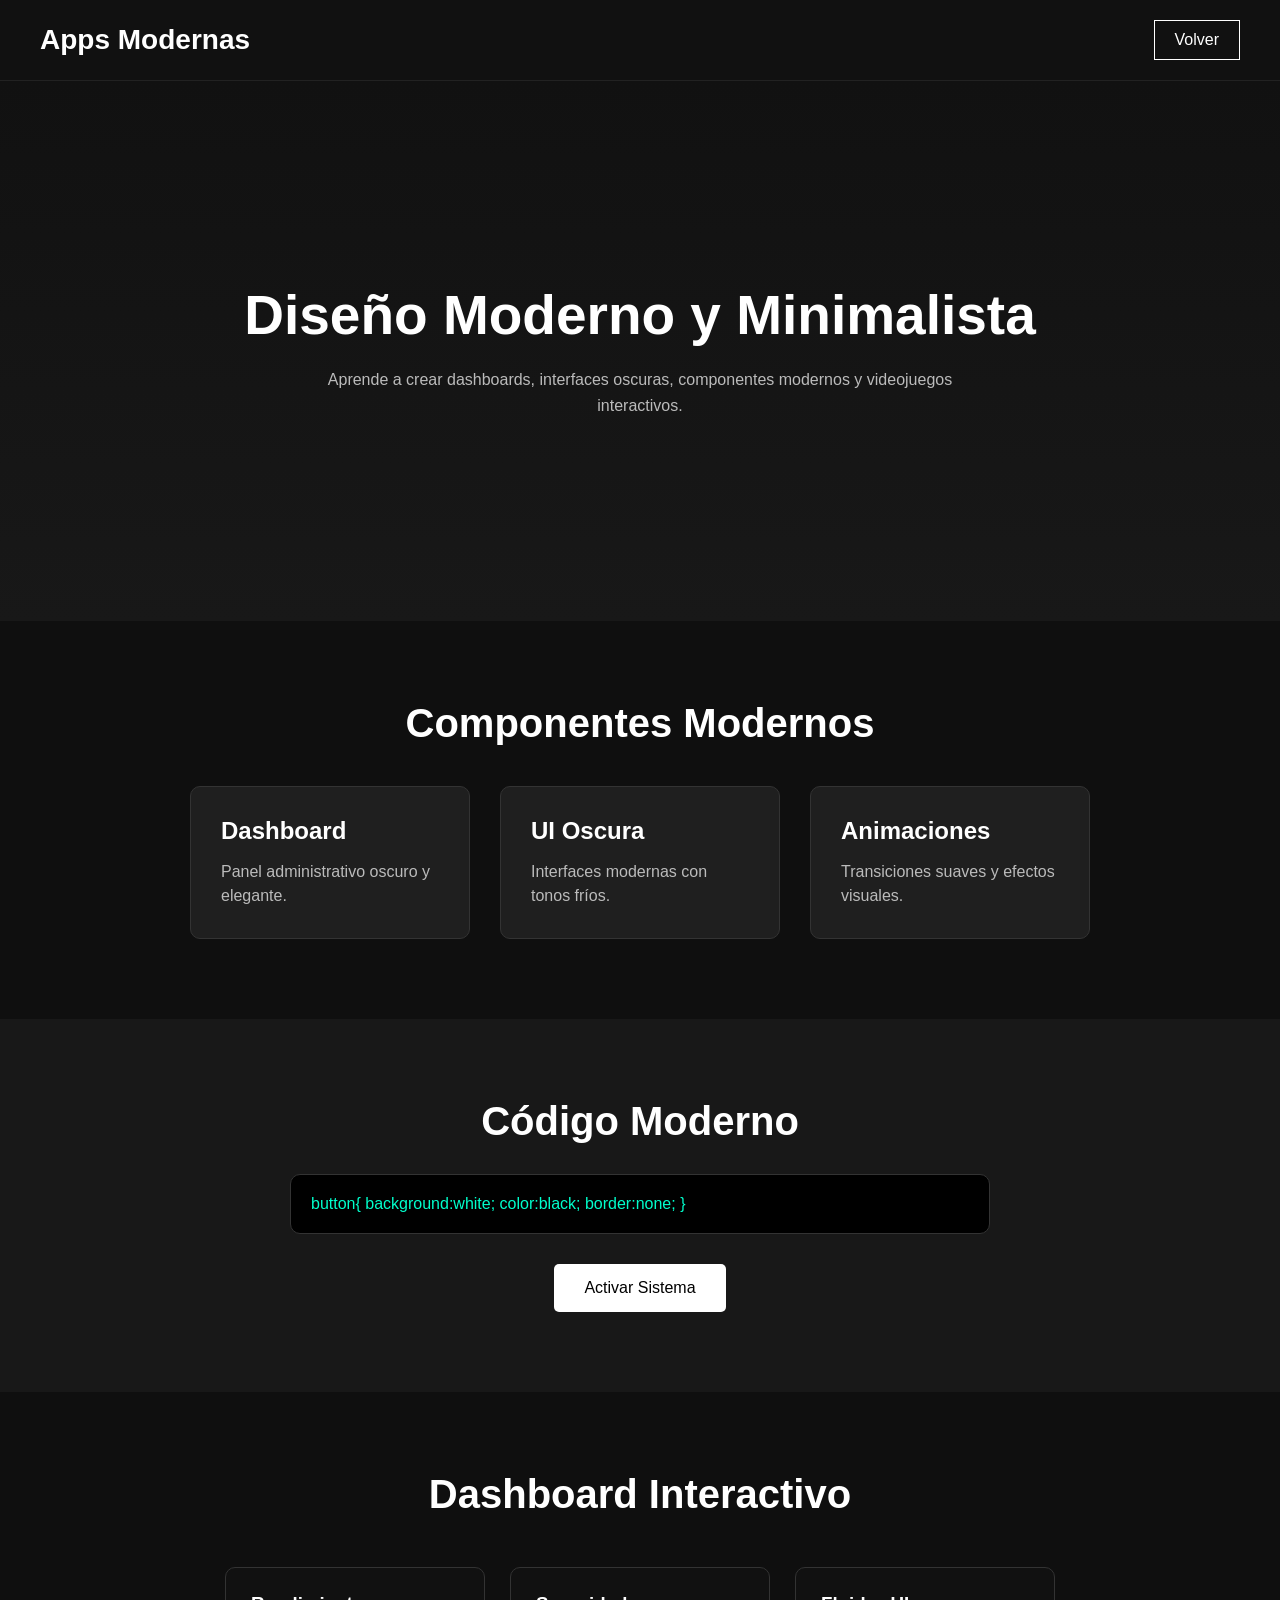
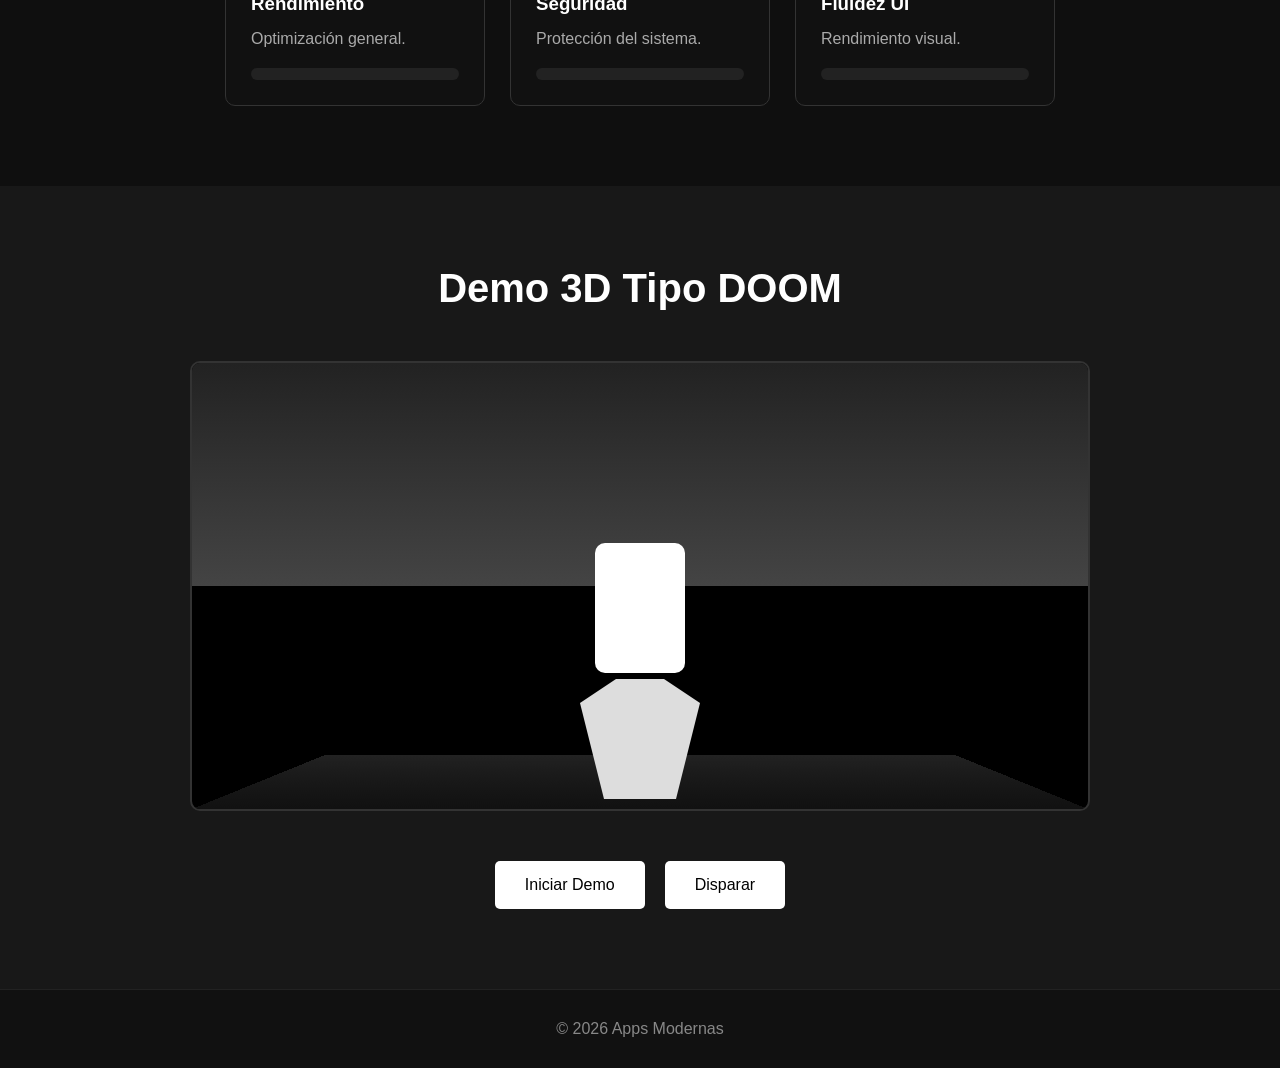
<file: app.HTML>
<!DOCTYPE html>
<html lang="es">
<head>
<meta charset="UTF-8">
<meta name="viewport" content="width=device-width, initial-scale=1.0">

<title>Apps Modernas</title>

<style>

*{
    margin:0;
    padding:0;
    box-sizing:border-box;
    font-family:Arial, Helvetica, sans-serif;
}

body{
    background:#0f0f0f;
    color:white;
    overflow-x:hidden;
}

/* HEADER */

header{
    width:100%;
    display:flex;
    justify-content:space-between;
    align-items:center;
    padding:20px 40px;
    background:#111;
    border-bottom:1px solid #222;
    position:sticky;
    top:0;
    z-index:1000;
}

header h1{
    font-size:28px;
}

header a{
    text-decoration:none;
    color:white;
    border:1px solid white;
    padding:10px 20px;
    transition:0.3s;
}

header a:hover{
    background:white;
    color:black;
}

/* HERO */

.hero{
    min-height:60vh;
    display:flex;
    flex-direction:column;
    justify-content:center;
    align-items:center;
    text-align:center;
    padding:40px 20px;
    background:linear-gradient(to bottom,#111,#181818);
}

.hero h2{
    font-size:55px;
    margin-bottom:20px;
}

.hero p{
    color:#bbb;
    max-width:700px;
    line-height:1.6;
}

/* SECTION */

.app-section{
    padding:80px 40px;
}

.dark{
    background:#181818;
}

.section-title{
    text-align:center;
    font-size:40px;
    margin-bottom:20px;
}

/* CARDS */

.cards{
    display:flex;
    justify-content:center;
    flex-wrap:wrap;
    gap:30px;
    margin-top:40px;
}

.card{
    width:280px;
    background:#1f1f1f;
    border:1px solid #333;
    padding:30px;
    border-radius:10px;
    transition:0.3s;
}

.card:hover{
    transform:translateY(-8px);
    border-color:white;
}

.card h4{
    font-size:24px;
    margin-bottom:15px;
}

.card p{
    color:#bbb;
    line-height:1.5;
}

/* CODE */

.code-box{
    max-width:700px;
    margin:30px auto;
    background:black;
    border:1px solid #333;
    padding:20px;
    overflow:auto;
    color:#00ffcc;
    border-radius:10px;
}

/* BUTTON */

.center{
    text-align:center;
}

button{
    padding:15px 30px;
    border:none;
    background:white;
    color:black;
    cursor:pointer;
    font-size:16px;
    transition:0.3s;
    border-radius:5px;
}

button:hover{
    opacity:0.8;
    transform:scale(1.03);
}

/* DASHBOARD */

.demo-ui{
    display:flex;
    justify-content:center;
    flex-wrap:wrap;
    gap:25px;
    margin-top:50px;
}

.demo-box{
    width:260px;
    background:#111;
    border:1px solid #333;
    padding:25px;
    border-radius:10px;
    transition:0.3s;
}

.demo-box:hover{
    transform:translateY(-5px);
    border-color:white;
}

.demo-box h3{
    margin-bottom:15px;
}

.demo-box p{
    color:#aaa;
    margin-bottom:20px;
}

.progress-bar{
    width:100%;
    height:12px;
    background:#222;
    border-radius:20px;
    overflow:hidden;
}

.progress{
    width:0%;
    height:100%;
    background:white;
    transition:1.2s;
}

/* NOTIFICATION */

.notification{
    position:fixed;
    right:30px;
    bottom:30px;
    background:white;
    color:black;
    padding:20px 25px;
    border-radius:10px;
    font-weight:bold;
    transform:translateX(400px);
    transition:0.5s;
    z-index:2000;
}

.notification.show{
    transform:translateX(0);
}

/* DOOM DEMO */

.doom-container{
    width:900px;
    max-width:100%;
    height:450px;
    margin:50px auto;
    background:black;
    position:relative;
    overflow:hidden;
    border:2px solid #333;
    border-radius:10px;
}

.sky{
    position:absolute;
    width:100%;
    height:50%;
    background:linear-gradient(to bottom,#222,#444);
}

.floor{
    position:absolute;
    bottom:0;
    width:100%;
    height:50%;
    background:linear-gradient(to top,#111,#222);
    transform:perspective(500px) rotateX(70deg);
    transform-origin:bottom;
}

.enemy{
    position:absolute;
    width:90px;
    height:130px;
    background:white;
    left:50%;
    top:180px;
    transform:translateX(-50%);
    border-radius:10px;
    transition:0.2s;
}

.weapon{
    position:absolute;
    bottom:10px;
    left:50%;
    transform:translateX(-50%);
    width:120px;
    height:120px;
    background:#ddd;
    clip-path:polygon(
        20% 100%,
        80% 100%,
        100% 20%,
        70% 0,
        30% 0,
        0 20%
    );
}

.crosshair{
    position:absolute;
    width:30px;
    height:30px;
    left:50%;
    top:50%;
    transform:translate(-50%,-50%);
}

.crosshair::before,
.crosshair::after{
    content:'';
    position:absolute;
    background:white;
}

.crosshair::before{
    width:2px;
    height:30px;
    left:14px;
}

.crosshair::after{
    width:30px;
    height:2px;
    top:14px;
}

.controls{
    display:flex;
    justify-content:center;
    gap:20px;
    flex-wrap:wrap;
    margin-top:30px;
}

/* FOOTER */

footer{
    padding:30px;
    text-align:center;
    background:#111;
    border-top:1px solid #222;
    color:#888;
}

/* RESPONSIVE */

@media(max-width:768px){

    header{
        flex-direction:column;
        gap:20px;
    }

    .hero h2{
        font-size:38px;
    }

    .section-title{
        font-size:32px;
    }

    .app-section{
        padding:70px 20px;
    }

}

</style>
</head>
<body>

<header>

    <h1>
        Apps Modernas
    </h1>

    <a href="index.html">
        Volver
    </a>

</header>

<!-- HERO -->

<section class="hero">

    <h2>
        Diseño Moderno y Minimalista
    </h2>

    <p>
        Aprende a crear dashboards, interfaces oscuras,
        componentes modernos y videojuegos interactivos.
    </p>

</section>

<!-- CARDS -->

<section class="app-section">

    <h2 class="section-title">
        Componentes Modernos
    </h2>

    <div class="cards">

        <div class="card">

            <h4>
                Dashboard
            </h4>

            <p>
                Panel administrativo oscuro y elegante.
            </p>

        </div>

        <div class="card">

            <h4>
                UI Oscura
            </h4>

            <p>
                Interfaces modernas con tonos fríos.
            </p>

        </div>

        <div class="card">

            <h4>
                Animaciones
            </h4>

            <p>
                Transiciones suaves y efectos visuales.
            </p>

        </div>

    </div>

</section>

<!-- CODE -->

<section class="app-section dark">

    <h2 class="section-title">
        Código Moderno
    </h2>

<div class="code-box">
button{
    background:white;
    color:black;
    border:none;
}
</div>

<div class="center">

    <button id="appBtn">
        Activar Sistema
    </button>

</div>

</section>

<!-- DASHBOARD -->

<section class="app-section">

    <h2 class="section-title">
        Dashboard Interactivo
    </h2>

    <div class="demo-ui">

        <div class="demo-box">

            <h3>
                Rendimiento
            </h3>

            <p>
                Optimización general.
            </p>

            <div class="progress-bar">

                <div class="progress" id="progress1"></div>

            </div>

        </div>

        <div class="demo-box">

            <h3>
                Seguridad
            </h3>

            <p>
                Protección del sistema.
            </p>

            <div class="progress-bar">

                <div class="progress" id="progress2"></div>

            </div>

        </div>

        <div class="demo-box">

            <h3>
                Fluidez UI
            </h3>

            <p>
                Rendimiento visual.
            </p>

            <div class="progress-bar">

                <div class="progress" id="progress3"></div>

            </div>

        </div>

    </div>

</section>

<!-- DOOM -->

<section class="app-section dark">

    <h2 class="section-title">
        Demo 3D Tipo DOOM
    </h2>

    <div class="doom-container">

        <div class="sky"></div>

        <div class="floor"></div>

        <div class="enemy" id="enemy"></div>

        <div class="weapon"></div>

        <div class="crosshair"></div>

    </div>

    <div class="controls">

        <button id="startDoom">
            Iniciar Demo
        </button>

        <button id="shootBtn">
            Disparar
        </button>

    </div>

</section>

<!-- NOTIFICATION -->

<div class="notification" id="notification">

    Sistema Activado

</div>

<footer>

    © 2026 Apps Modernas

</footer>

<script>

/* =========================
   DASHBOARD
========================= */

const appBtn =
document.getElementById("appBtn");

const notification =
document.getElementById("notification");

appBtn.addEventListener("click", ()=>{

    notification.classList.add("show");

    document.getElementById("progress1")
    .style.width = "92%";

    document.getElementById("progress2")
    .style.width = "87%";

    document.getElementById("progress3")
    .style.width = "96%";

    setTimeout(()=>{

        notification.classList.remove("show");

    },3000);

});

/* =========================
   DOOM DEMO
========================= */

const enemy =
document.getElementById("enemy");

const startDoom =
document.getElementById("startDoom");

const shootBtn =
document.getElementById("shootBtn");

let moveInterval;

startDoom.addEventListener("click", ()=>{

    clearInterval(moveInterval);

    moveInterval = setInterval(()=>{

        const randomX =
        Math.floor(Math.random()*700);

        enemy.style.left =
        randomX + "px";

    },700);

});

shootBtn.addEventListener("click", ()=>{

    enemy.style.background = "red";

    setTimeout(()=>{

        enemy.style.background = "white";

    },200);

});

</script>

</body>
</html>
</file>
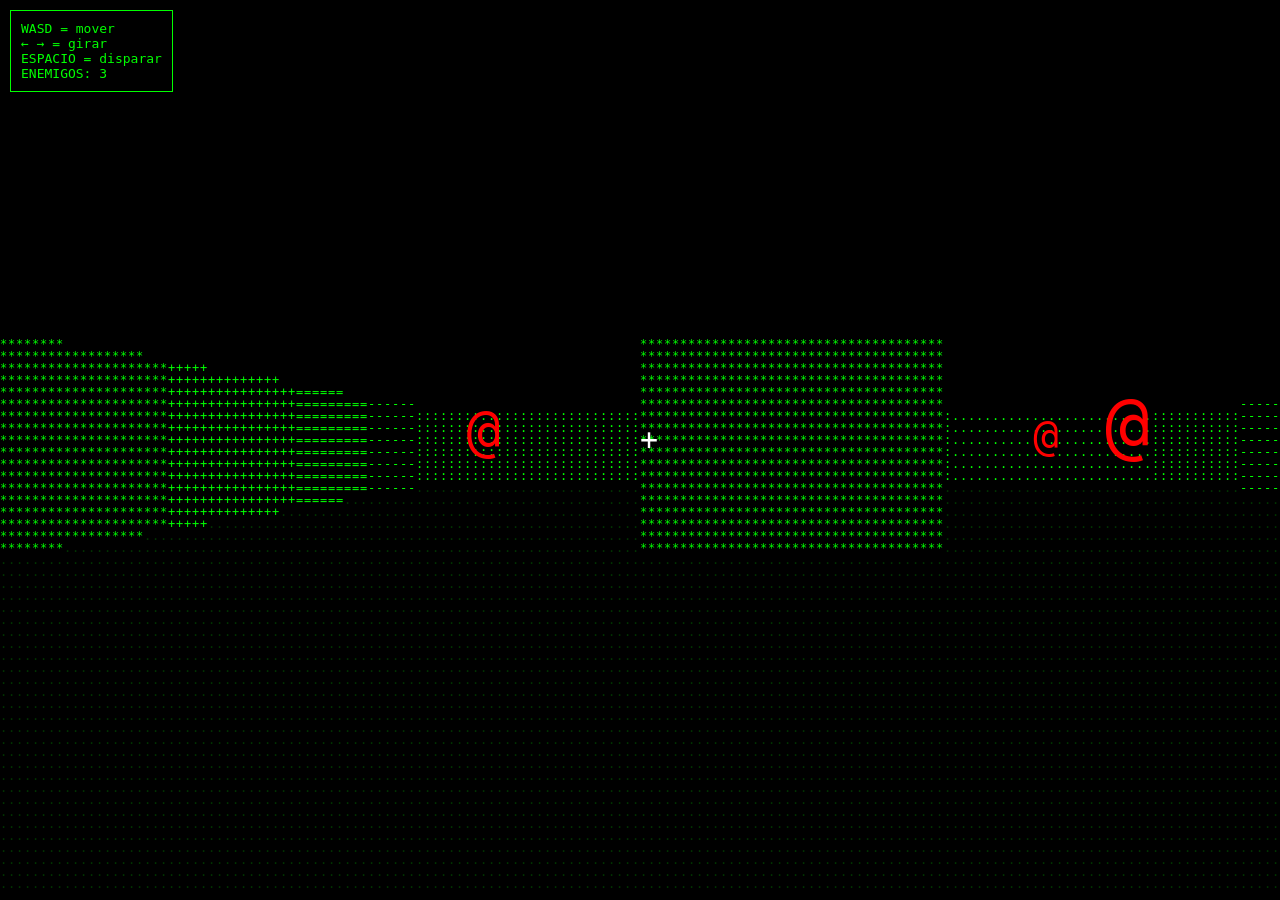
<file: DOOM.HTML>
<!DOCTYPE html>
<html lang="es">
<head>
<meta charset="UTF-8">
<meta name="viewport" content="width=device-width, initial-scale=1.0">
<title>ASCII DOOM</title>

<style>
body{
    margin:0;
    overflow:hidden;
    background:black;
    color:#00ff00;
    font-family:monospace;
}

canvas{
    display:block;
    width:100vw;
    height:100vh;
}

#hud{
    position:absolute;
    top:10px;
    left:10px;
    border:1px solid #00ff00;
    padding:10px;
    background:rgba(0,0,0,0.5);
}
</style>
</head>
<body>

<div id="hud">
WASD = mover<br>
← → = girar<br>
ESPACIO = disparar<br>
ENEMIGOS: <span id="count"></span>
</div>

<canvas id="game"></canvas>

<script>
const canvas = document.getElementById("game");
const ctx = canvas.getContext("2d");

canvas.width = innerWidth;
canvas.height = innerHeight;

const chars = " .:-=+*#%@";

const map = [
"################",
"#..............#",
"#..............#",
"#......##......#",
"#..............#",
"#....#.........#",
"#..............#",
"#..............#",
"################"
];

const player = {
    x:3,
    y:3,
    angle:0
};

const enemies = [
    {x:8, y:5, alive:true},
    {x:12, y:6, alive:true},
    {x:10, y:2, alive:true}
];

const bullets = [];

const keys = {};

const fov = Math.PI/3;
const depth = 16;

window.addEventListener("keydown", e => {
    keys[e.key] = true;

    if(e.code === "Space"){
        shoot();
    }
});

window.addEventListener("keyup", e => {
    keys[e.key] = false;
});

function shoot(){

    bullets.push({
        x:player.x,
        y:player.y,
        dx:Math.cos(player.angle)*0.25,
        dy:Math.sin(player.angle)*0.25,
        life:60
    });
}

function movePlayer(){

    const speed = 0.08;

    if(keys["ArrowLeft"]) player.angle -= 0.05;
    if(keys["ArrowRight"]) player.angle += 0.05;

    let mx = 0;
    let my = 0;

    if(keys["w"]){
        mx += Math.cos(player.angle)*speed;
        my += Math.sin(player.angle)*speed;
    }

    if(keys["s"]){
        mx -= Math.cos(player.angle)*speed;
        my -= Math.sin(player.angle)*speed;
    }

    if(keys["a"]){
        mx += Math.cos(player.angle-Math.PI/2)*speed;
        my += Math.sin(player.angle-Math.PI/2)*speed;
    }

    if(keys["d"]){
        mx += Math.cos(player.angle+Math.PI/2)*speed;
        my += Math.sin(player.angle+Math.PI/2)*speed;
    }

    let nx = player.x + mx;
    let ny = player.y + my;

    if(map[Math.floor(ny)][Math.floor(nx)] !== "#"){
        player.x = nx;
        player.y = ny;
    }
}

function updateBullets(){

    bullets.forEach((b, index) => {

        b.x += b.dx;
        b.y += b.dy;
        b.life--;

        if(
            map[Math.floor(b.y)][Math.floor(b.x)] === "#"
            || b.life <= 0
        ){
            bullets.splice(index,1);
            return;
        }

        enemies.forEach(enemy => {

            if(!enemy.alive) return;

            let dx = enemy.x - b.x;
            let dy = enemy.y - b.y;

            let dist = Math.sqrt(dx*dx + dy*dy);

            if(dist < 0.4){
                enemy.alive = false;
                bullets.splice(index,1);
            }
        });
    });
}

function drawWalls(){

    ctx.fillStyle = "black";
    ctx.fillRect(0,0,canvas.width,canvas.height);

    ctx.font = "12px monospace";

    for(let x=0; x<canvas.width; x+=8){

        let rayAngle =
            (player.angle - fov/2)
            + (x/canvas.width)*fov;

        let distance = 0;
        let hit = false;

        let eyeX = Math.cos(rayAngle);
        let eyeY = Math.sin(rayAngle);

        while(!hit && distance < depth){

            distance += 0.05;

            let testX = Math.floor(player.x + eyeX*distance);
            let testY = Math.floor(player.y + eyeY*distance);

            if(
                testY < 0 ||
                testY >= map.length ||
                testX < 0 ||
                testX >= map[0].length
            ){
                hit = true;
                distance = depth;
            }
            else if(map[testY][testX] === "#"){
                hit = true;
            }
        }

        let wallHeight = canvas.height / distance;

        let shadeIndex = Math.floor(
            (1 - distance/depth)*(chars.length-1)
        );

        if(shadeIndex < 0) shadeIndex = 0;

        let symbol = chars[shadeIndex];

        for(let y=0; y<canvas.height; y+=12){

            if(
                y > canvas.height/2-wallHeight/2 &&
                y < canvas.height/2+wallHeight/2
            ){
                ctx.fillStyle = "#00ff00";
                ctx.fillText(symbol, x, y);
            }
            else if(y >= canvas.height/2+wallHeight/2){
                ctx.fillStyle = "#003300";
                ctx.fillText(".", x, y);
            }
        }
    }
}

function drawEnemies(){

    enemies.forEach(enemy => {

        if(!enemy.alive) return;

        let dx = enemy.x - player.x;
        let dy = enemy.y - player.y;

        let distance = Math.sqrt(dx*dx + dy*dy);

        let angleToEnemy =
            Math.atan2(dy,dx) - player.angle;

        while(angleToEnemy < -Math.PI)
            angleToEnemy += Math.PI*2;

        while(angleToEnemy > Math.PI)
            angleToEnemy -= Math.PI*2;

        if(Math.abs(angleToEnemy) < fov/2){

            let size = 400 / distance;

            let screenX =
                (angleToEnemy + fov/2)
                / fov * canvas.width;

            ctx.fillStyle = "red";
            ctx.font = size + "px monospace";
            ctx.fillText("@", screenX, canvas.height/2);
        }
    });
}

function drawBullets(){

    bullets.forEach(b => {

        let dx = b.x - player.x;
        let dy = b.y - player.y;

        let distance = Math.sqrt(dx*dx + dy*dy);

        let angle =
            Math.atan2(dy,dx) - player.angle;

        if(Math.abs(angle) < fov/2){

            let x =
                (angle + fov/2)
                / fov * canvas.width;

            ctx.fillStyle = "yellow";
            ctx.font = "20px monospace";
            ctx.fillText("*", x, canvas.height/2);
        }
    });
}

function drawCrosshair(){

    ctx.fillStyle = "white";
    ctx.font = "30px monospace";
    ctx.fillText("+", canvas.width/2, canvas.height/2);
}

function loop(){

    movePlayer();
    updateBullets();

    drawWalls();
    drawEnemies();
    drawBullets();
    drawCrosshair();

    document.getElementById("count").textContent =
        enemies.filter(e => e.alive).length;

    requestAnimationFrame(loop);
}

loop();

window.addEventListener("resize", () => {
    canvas.width = innerWidth;
    canvas.height = innerHeight;
});
</script>

</body>
</html>
</file>
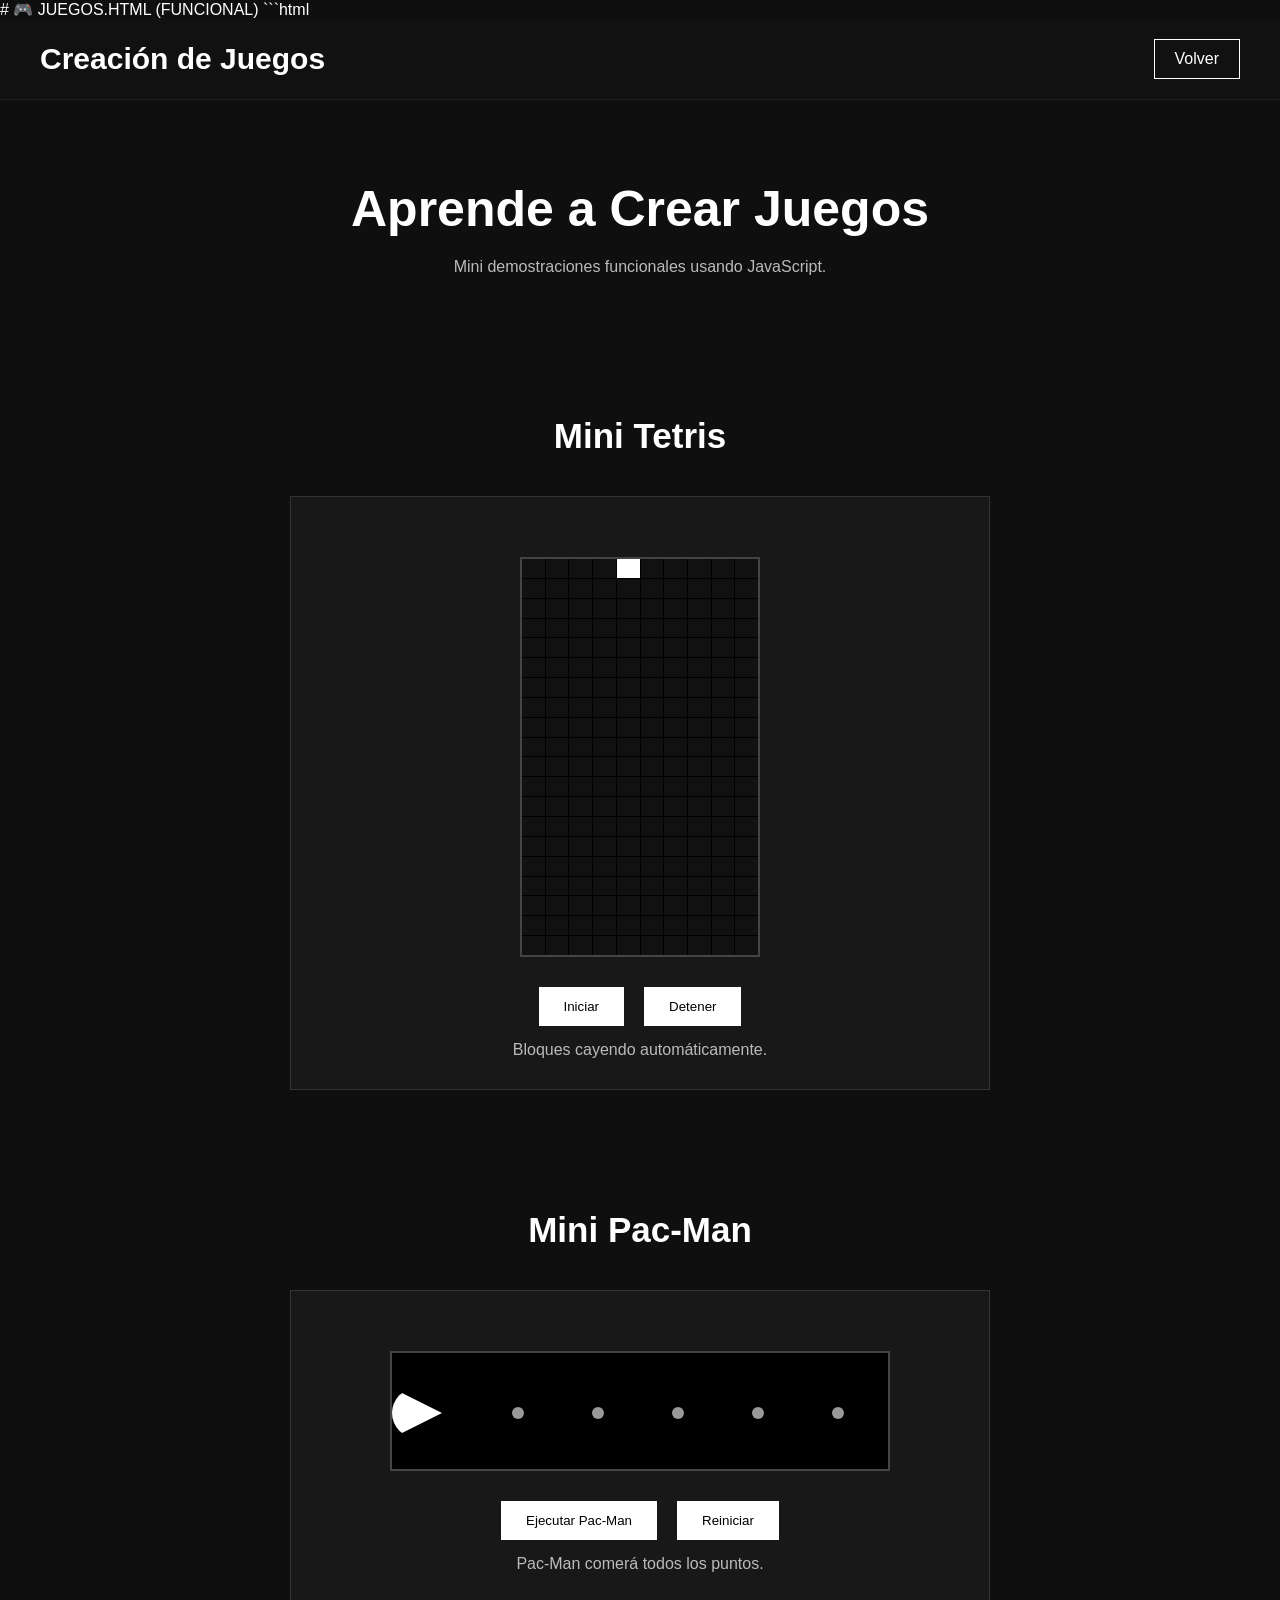
<file: Juegos.HTML>
# 🎮 JUEGOS.HTML (FUNCIONAL)

```html
<!DOCTYPE html>
<html lang="es">
<head>
<meta charset="UTF-8">
<meta name="viewport" content="width=device-width, initial-scale=1.0">
<title>Creación de Juegos</title>

<style>

*{
    margin:0;
    padding:0;
    box-sizing:border-box;
    font-family:Arial, Helvetica, sans-serif;
}

body{
    background:#0f0f0f;
    color:white;
}

header{
    width:100%;
    padding:20px 40px;
    background:#111;
    display:flex;
    justify-content:space-between;
    align-items:center;
    border-bottom:1px solid #222;
}

header h1{
    font-size:30px;
}

header a{
    text-decoration:none;
    color:white;
    border:1px solid white;
    padding:10px 20px;
    transition:0.3s;
}

header a:hover{
    background:white;
    color:black;
}

.hero{
    padding:80px 20px;
    text-align:center;
}

.hero h2{
    font-size:50px;
    margin-bottom:20px;
}

.hero p{
    color:#bbb;
}

.section{
    padding:60px 20px;
}

.section-title{
    text-align:center;
    margin-bottom:40px;
    font-size:35px;
}

.game-box{
    max-width:700px;
    margin:auto;
    background:#181818;
    border:1px solid #333;
    padding:30px;
}

/* TETRIS */

#tetris-board{
    width:240px;
    height:400px;
    background:black;
    margin:30px auto;
    display:grid;
    grid-template-columns:repeat(10,1fr);
    gap:1px;
    border:2px solid #444;
}

.cell{
    background:#111;
    width:100%;
    height:100%;
}

.active{
    background:white;
}

.controls{
    display:flex;
    justify-content:center;
    gap:20px;
    margin-top:20px;
    flex-wrap:wrap;
}

button{
    padding:12px 25px;
    border:none;
    background:white;
    color:black;
    cursor:pointer;
    transition:0.3s;
}

button:hover{
    opacity:0.8;
}

/* PACMAN */

#pacman-area{
    width:500px;
    max-width:100%;
    height:120px;
    background:black;
    margin:30px auto;
    position:relative;
    overflow:hidden;
    border:2px solid #444;
}

.pacman{
    width:50px;
    height:50px;
    background:white;
    border-radius:50%;
    position:absolute;
    top:35px;
    left:0;
    clip-path:polygon(100% 50%, 0 0, 0 100%);
    animation:eat 0.3s infinite alternate;
}

.dot{
    width:12px;
    height:12px;
    background:#999;
    border-radius:50%;
    position:absolute;
    top:54px;
}

@keyframes eat{
    from{
        transform:rotate(0deg);
    }

    to{
        transform:rotate(15deg);
    }
}

.info{
    text-align:center;
    color:#bbb;
    margin-top:15px;
}

@media(max-width:700px){

    .hero h2{
        font-size:35px;
    }

}

</style>
</head>
<body>

<header>

    <h1>Creación de Juegos</h1>

    <a href="index.html">
        Volver
    </a>

</header>

<section class="hero">

    <h2>
        Aprende a Crear Juegos
    </h2>

    <p>
        Mini demostraciones funcionales usando JavaScript.
    </p>

</section>

<!-- TETRIS -->

<section class="section">

    <h2 class="section-title">
        Mini Tetris
    </h2>

    <div class="game-box">

        <div id="tetris-board"></div>

        <div class="controls">

            <button id="startTetris">
                Iniciar
            </button>

            <button id="stopTetris">
                Detener
            </button>

        </div>

        <p class="info">
            Bloques cayendo automáticamente.
        </p>

    </div>

</section>

<!-- PACMAN -->

<section class="section">

    <h2 class="section-title">
        Mini Pac-Man
    </h2>

    <div class="game-box">

        <div id="pacman-area">

            <div class="pacman" id="pacman"></div>

            <div class="dot" style="left:120px"></div>
            <div class="dot" style="left:200px"></div>
            <div class="dot" style="left:280px"></div>
            <div class="dot" style="left:360px"></div>
            <div class="dot" style="left:440px"></div>

        </div>

        <div class="controls">

            <button id="startPacman">
                Ejecutar Pac-Man
            </button>

            <button id="resetPacman">
                Reiniciar
            </button>

        </div>

        <p class="info">
            Pac-Man comerá todos los puntos.
        </p>

    </div>

</section>

<script>

/* =========================
   TETRIS
========================= */

const board = document.getElementById("tetris-board");

const rows = 20;
const cols = 10;

let cells = [];
let currentRow = 0;
let currentCol = 4;
let tetrisInterval;

for(let i=0;i<rows*cols;i++){

    const cell = document.createElement("div");
    cell.classList.add("cell");
    board.appendChild(cell);
    cells.push(cell);

}

function drawBlock(){

    cells.forEach(cell=>{
        cell.classList.remove("active");
    });

    const index = currentRow * cols + currentCol;

    if(cells[index]){
        cells[index].classList.add("active");
    }

}

function moveBlock(){

    currentRow++;

    if(currentRow >= rows){
        currentRow = 0;
        currentCol = Math.floor(Math.random()*cols);
    }

    drawBlock();

}

function startTetris(){

    clearInterval(tetrisInterval);

    tetrisInterval = setInterval(moveBlock,150);

}

function stopTetris(){

    clearInterval(tetrisInterval);

}


document.getElementById("startTetris")
.addEventListener("click",startTetris);


document.getElementById("stopTetris")
.addEventListener("click",stopTetris);


drawBlock();

/* =========================
   PACMAN
========================= */

const pacman = document.getElementById("pacman");
const dots = document.querySelectorAll(".dot");

let pacmanX = 0;
let pacmanInterval;

function startPacman(){

    clearInterval(pacmanInterval);

    pacmanInterval = setInterval(()=>{

        pacmanX += 5;

        pacman.style.left = pacmanX + "px";

        dots.forEach(dot=>{

            const dotX = parseInt(dot.style.left);

            if(Math.abs(dotX - pacmanX) < 20){
                dot.style.opacity = "0";
            }

        });

        if(pacmanX > 500){
            clearInterval(pacmanInterval);
        }

    },30);

}

function resetPacman(){

    clearInterval(pacmanInterval);

    pacmanX = 0;

    pacman.style.left = "0px";

    dots.forEach(dot=>{
        dot.style.opacity = "1";
    });

}


document.getElementById("startPacman")
.addEventListener("click",startPacman);


document.getElementById("resetPacman")
.addEventListener("click",resetPacman);

</script>

</body>
</html>
</file>
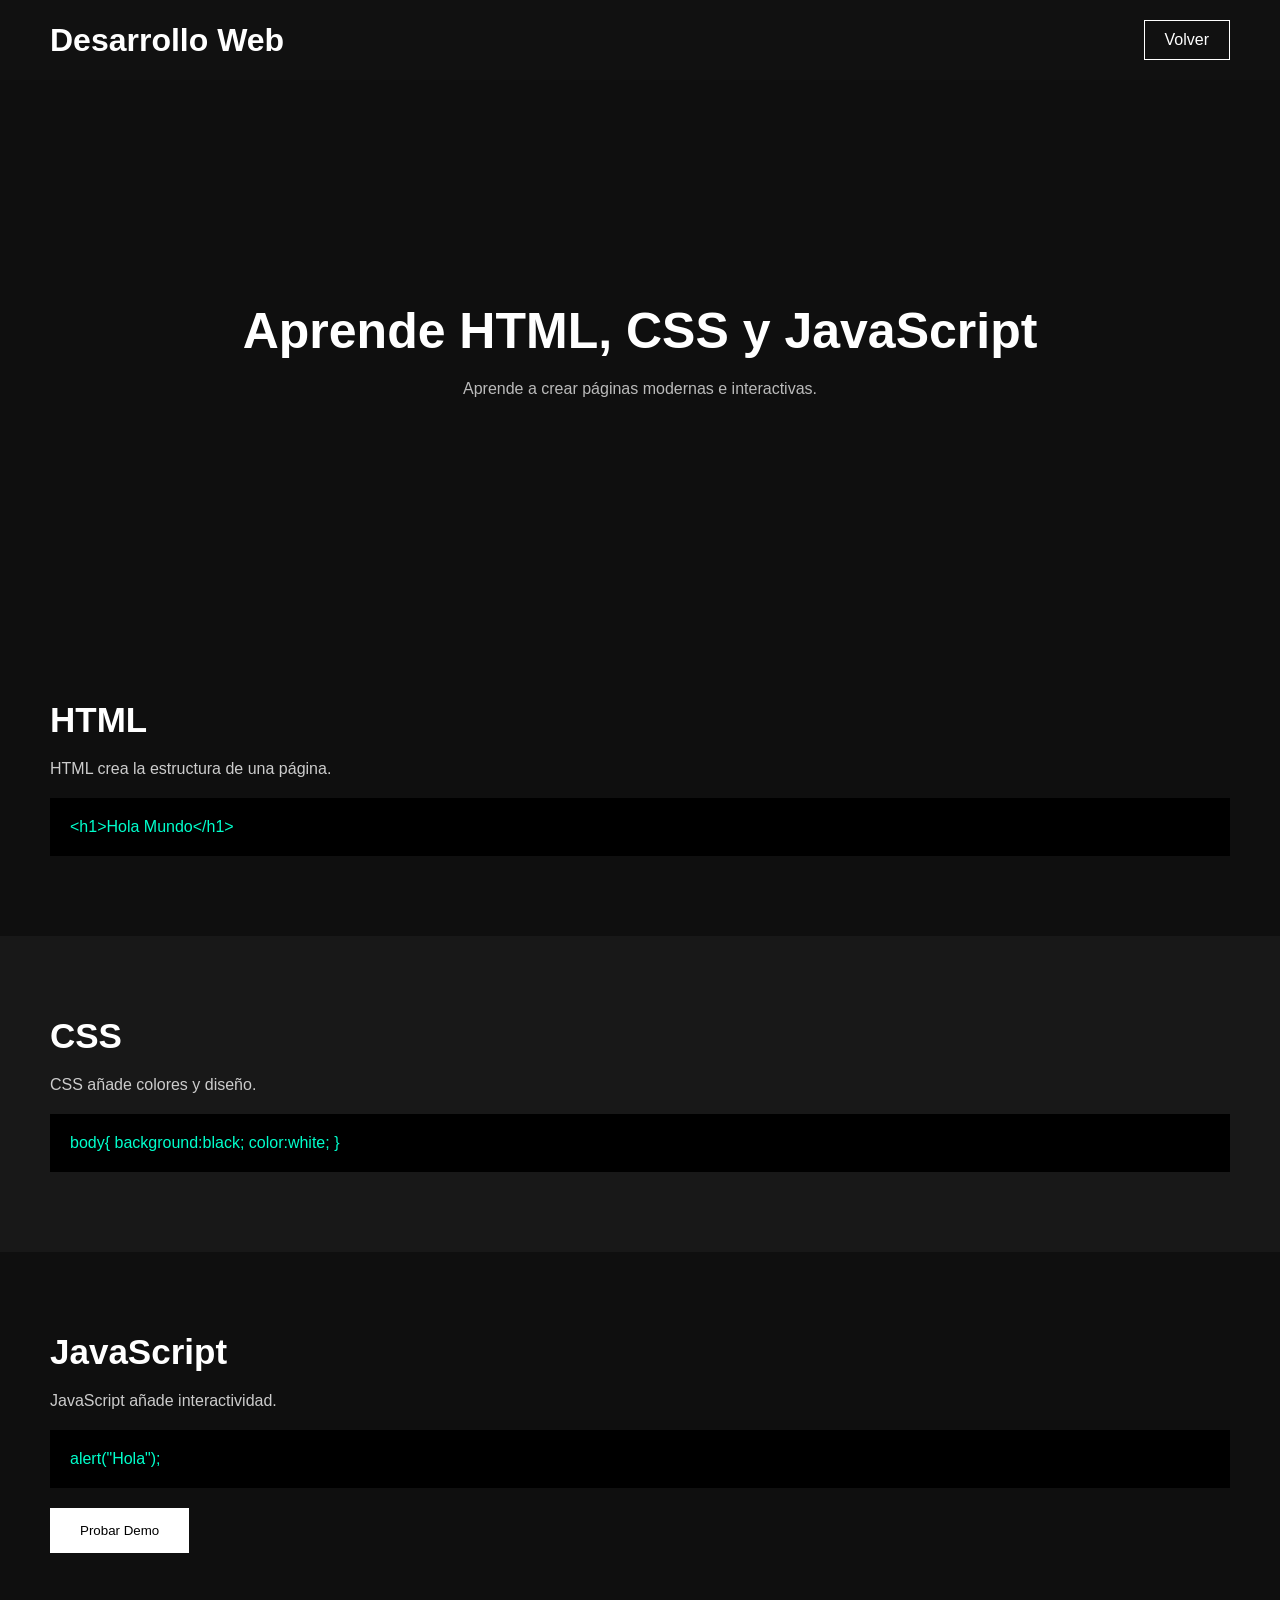
<file: Web.HTML>
<!-- WEB.HTML -->
<!DOCTYPE html>
<html lang="es">
<head>
<meta charset="UTF-8">
<meta name="viewport" content="width=device-width, initial-scale=1.0">

<title>Desarrollo Web</title>

<style>

*{
    margin:0;
    padding:0;
    box-sizing:border-box;
    font-family:Arial;
}

body{
    background:#0f0f0f;
    color:white;
}

header{
    padding:20px 50px;
    display:flex;
    justify-content:space-between;
    align-items:center;
    background:#111;
}

header a{
    color:white;
    text-decoration:none;
    border:1px solid white;
    padding:10px 20px;
}

.hero{
    height:60vh;
    display:flex;
    flex-direction:column;
    justify-content:center;
    align-items:center;
    text-align:center;
}

.hero h2{
    font-size:50px;
    margin-bottom:20px;
}

.hero p{
    color:#bbb;
}

.lesson{
    padding:80px 50px;
}

.dark{
    background:#181818;
}

.lesson h3{
    font-size:35px;
    margin-bottom:20px;
}

.lesson p{
    margin-bottom:20px;
    color:#ccc;
}

code{
    display:block;
    background:black;
    color:#00ffcc;
    padding:20px;
    margin-top:20px;
}

button{
    margin-top:20px;
    padding:15px 30px;
    border:none;
    background:white;
    color:black;
    cursor:pointer;
}

</style>

</head>
<body>

<header>

    <h1>Desarrollo Web</h1>

    <a href="index.html">
        Volver
    </a>

</header>

<section class="hero">

    <h2>
        Aprende HTML, CSS y JavaScript
    </h2>

    <p>
        Aprende a crear páginas modernas e interactivas.
    </p>

</section>

<section class="lesson">

    <h3>
        HTML
    </h3>

    <p>
        HTML crea la estructura de una página.
    </p>

<code>
&lt;h1&gt;Hola Mundo&lt;/h1&gt;
</code>

</section>

<section class="lesson dark">

    <h3>
        CSS
    </h3>

    <p>
        CSS añade colores y diseño.
    </p>

<code>
body{
    background:black;
    color:white;
}
</code>

</section>

<section class="lesson">

    <h3>
        JavaScript
    </h3>

    <p>
        JavaScript añade interactividad.
    </p>

<code>
alert("Hola");
</code>

<button id="demoBtn">
    Probar Demo
</button>

</section>

<script>

const btn = document.getElementById("demoBtn");

btn.addEventListener("click", ()=>{

    alert("JavaScript funcionando correctamente");

});

</script>

</body>
</html>
</file>
